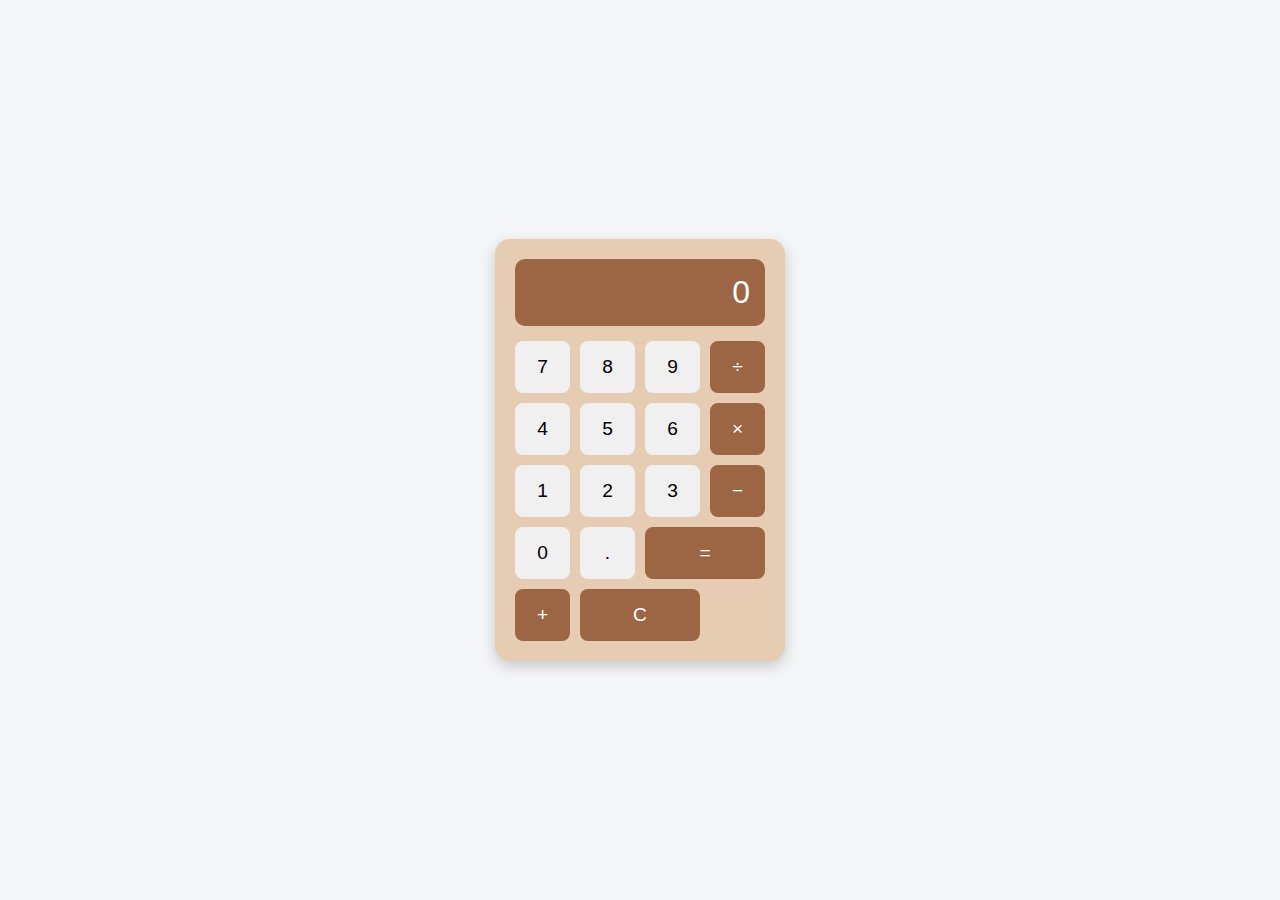
<file: calculator-app/index.html>
<!DOCTYPE html>
<html lang="en">
<head>
  <meta charset="UTF-8">
  <meta name="viewport" content="width=device-width, initial-scale=1.0">
  <title>Simple Calculator</title>
  <link rel="stylesheet" href="style.css">
</head>
<body>
  <div class="calculator">
    <div class="display" id="display">0</div>
    <div class="buttons">
      <button class="btn" data-num="7">7</button>
      <button class="btn" data-num="8">8</button>
      <button class="btn" data-num="9">9</button>
      <button class="btn operator" data-op="/">÷</button>

      <button class="btn" data-num="4">4</button>
      <button class="btn" data-num="5">5</button>
      <button class="btn" data-num="6">6</button>
      <button class="btn operator" data-op="*">×</button>

      <button class="btn" data-num="1">1</button>
      <button class="btn" data-num="2">2</button>
      <button class="btn" data-num="3">3</button>
      <button class="btn operator" data-op="-">−</button>

      <button class="btn" data-num="0">0</button>
      <button class="btn" data-num=".">.</button>
      <button class="btn equal">=</button>
      <button class="btn operator" data-op="+">+</button>

      <button class="btn clear">C</button>
    </div>
  </div>
  <script src="script.js"></script>
</body>
</html>
</file>
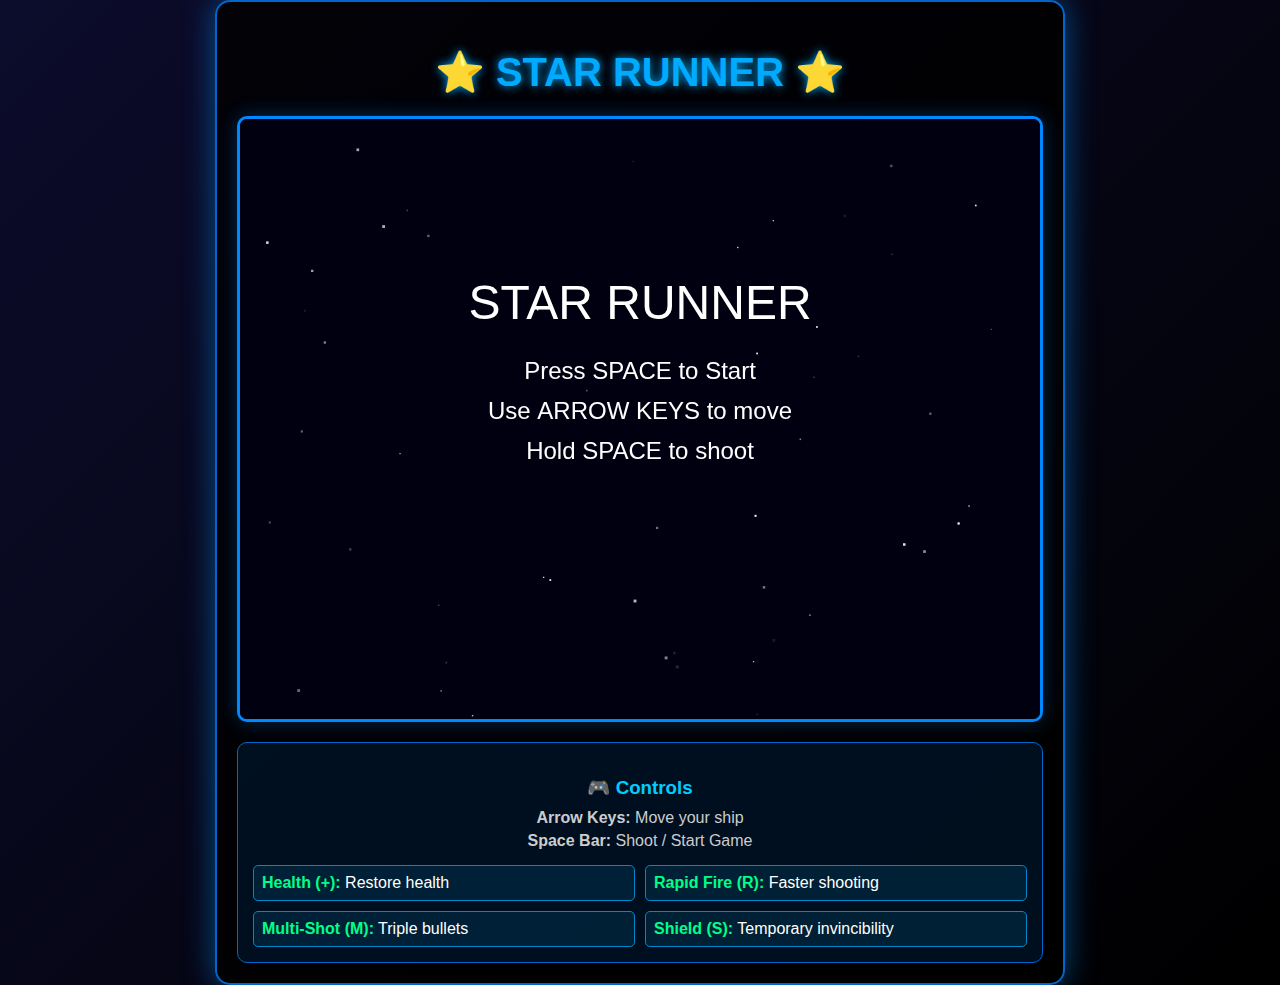
<file: Star Runner/index.html>
<!DOCTYPE html>
<html lang="en">
<head>
    <meta charset="UTF-8">
    <meta name="viewport" content="width=device-width, initial-scale=1.0">
    <title>Star Runner - Space Shooter Game</title>
    <style>
        body {
            margin: 0;
            padding: 0;
            background: linear-gradient(135deg, #0c0c2c, #000000);
            font-family: 'Arial', sans-serif;
            display: flex;
            justify-content: center;
            align-items: center;
            min-height: 100vh;
            color: white;
        }

        .game-container {
            text-align: center;
            padding: 20px;
            background: rgba(0, 0, 0, 0.8);
            border-radius: 15px;
            box-shadow: 0 0 30px rgba(0, 150, 255, 0.5);
            border: 2px solid #0066cc;
        }

        h1 {
            color: #00aaff;
            text-shadow: 0 0 10px #00aaff;
            margin-bottom: 20px;
            font-size: 2.5em;
        }

        canvas {
            border: 3px solid #0088ff;
            border-radius: 10px;
            background: #000011;
            box-shadow: 
                0 0 20px rgba(0, 136, 255, 0.3),
                inset 0 0 20px rgba(0, 0, 50, 0.5);
            display: block;
            margin: 0 auto;
        }

        .controls {
            margin-top: 20px;
            padding: 15px;
            background: rgba(0, 50, 100, 0.3);
            border-radius: 10px;
            border: 1px solid #0066cc;
        }

        .controls h3 {
            color: #00ccff;
            margin-bottom: 10px;
        }

        .controls p {
            margin: 5px 0;
            color: #cccccc;
        }

        .power-ups {
            margin-top: 15px;
            display: grid;
            grid-template-columns: repeat(2, 1fr);
            gap: 10px;
            text-align: left;
        }

        .power-up {
            padding: 8px;
            background: rgba(0, 100, 150, 0.2);
            border-radius: 5px;
            border: 1px solid #0088cc;
        }

        .power-up strong {
            color: #00ff88;
        }

        .loading {
            position: absolute;
            top: 50%;
            left: 50%;
            transform: translate(-50%, -50%);
            font-size: 24px;
            color: #00aaff;
        }

        @keyframes pulse {
            0% { opacity: 0.5; }
            50% { opacity: 1; }
            100% { opacity: 0.5; }
        }

        .loading {
            animation: pulse 1.5s infinite;
        }

        @media (max-width: 900px) {
            .game-container {
                padding: 10px;
                margin: 10px;
            }
            
            canvas {
                max-width: 100%;
                height: auto;
            }
        }
    </style>
</head>
<body>
    <div class="game-container">
        <h1>⭐ STAR RUNNER ⭐</h1>
        
        <canvas id="gameCanvas" width="800" height="600"></canvas>
        
        <div class="controls">
            <h3>🎮 Controls</h3>
            <p><strong>Arrow Keys:</strong> Move your ship</p>
            <p><strong>Space Bar:</strong> Shoot / Start Game</p>
            
            <div class="power-ups">
                <div class="power-up">
                    <strong>Health (+):</strong> Restore health
                </div>
                <div class="power-up">
                    <strong>Rapid Fire (R):</strong> Faster shooting
                </div>
                <div class="power-up">
                    <strong>Multi-Shot (M):</strong> Triple bullets
                </div>
                <div class="power-up">
                    <strong>Shield (S):</strong> Temporary invincibility
                </div>
            </div>
        </div>
    </div>

    <script src="script.js"></script>
</body>
</html>
</file>
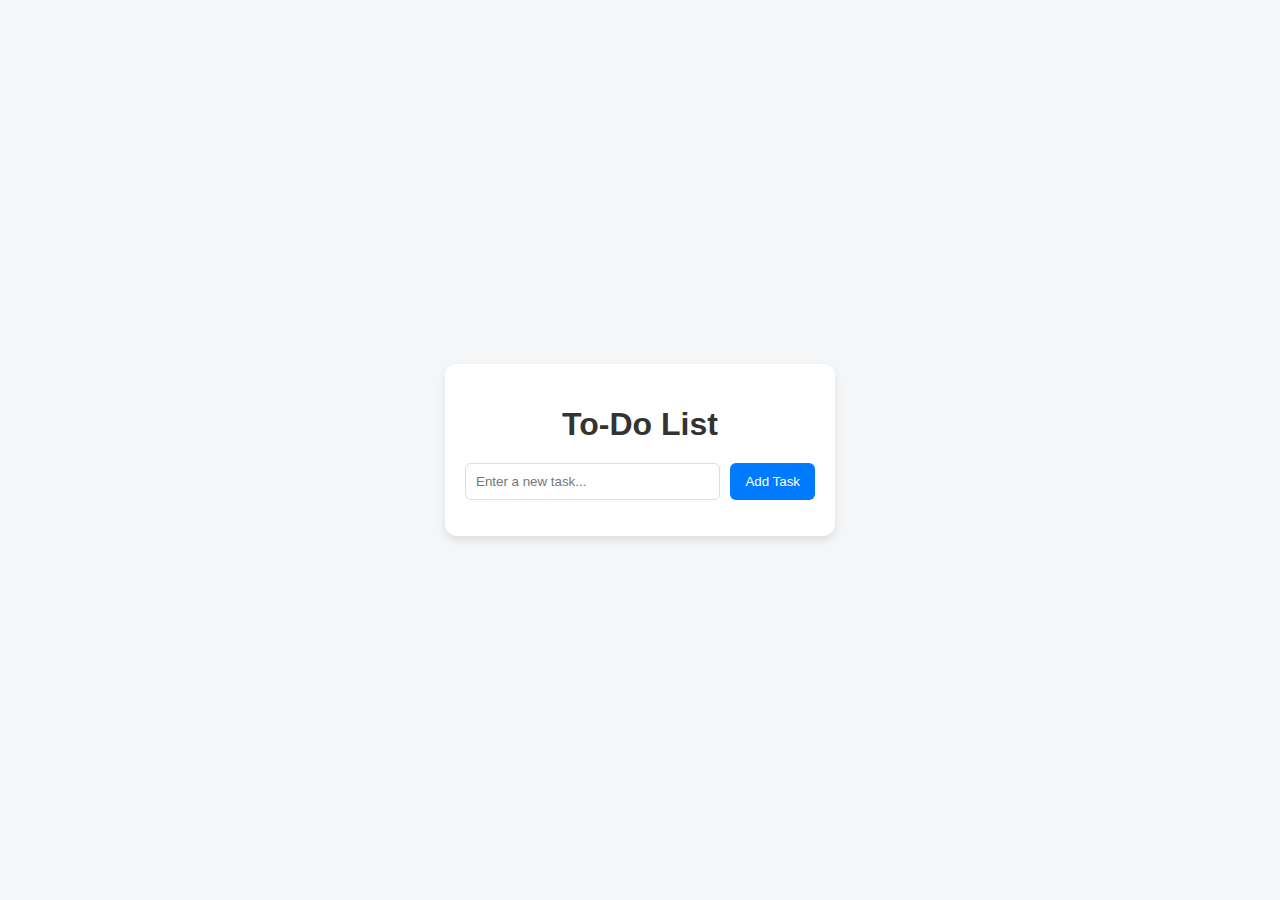
<file: To-Do List App/index.html>
<!DOCTYPE html>
<html lang="en">
<head>
  <meta charset="UTF-8" />
  <meta name="viewport" content="width=device-width, initial-scale=1.0" />
  <title>To-Do List App</title>
  <link rel="stylesheet" href="style.css" />
</head>
<body>
  <div class="todo-container">
    <h1>To-Do List</h1>
    <div class="input-section">
      <input type="text" id="taskInput" placeholder="Enter a new task..." />
      <button id="addTaskBtn">Add Task</button>
    </div>
    <ul id="taskList"></ul>
  </div>

  <script src="script.js"></script>
</body>
</html>
</file>
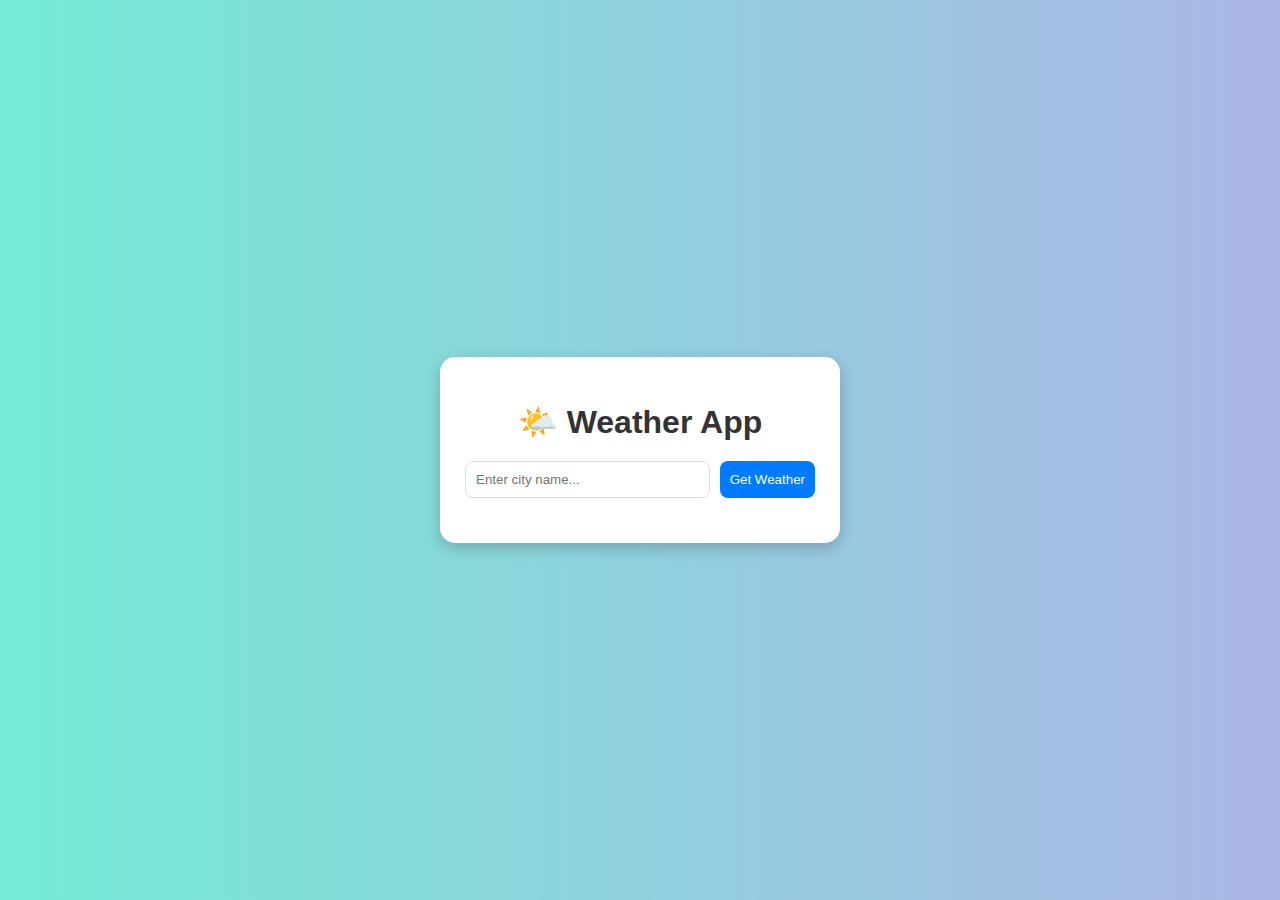
<file: weather-app/index.html>
<!DOCTYPE html>
<html lang="en">
<head>
  <meta charset="UTF-8">
  <meta name="viewport" content="width=device-width, initial-scale=1.0">
  <title>Weather App</title>
  <link rel="stylesheet" href="style.css">
</head>
<body>
  <div class="weather-container">
    <h1>🌤️ Weather App</h1>
    <div class="input-section">
      <input type="text" id="cityInput" placeholder="Enter city name..." />
      <button id="getWeatherBtn">Get Weather</button>
    </div>
    <div id="weatherResult" class="weather-result"></div>
  </div>

  <script src="script.js"></script>
</body>
</html>
</file>
<file: calculator-app/style.css>
body {
  display: flex;
  justify-content: center;
  align-items: center;
  height: 100vh;
  margin: 0;
  background: #f4f6f8;
  font-family: Arial, sans-serif;
}

.calculator {
  background: #E6CCB2;
  padding: 20px;
  border-radius: 15px;
  box-shadow: 0 5px 15px rgba(0,0,0,0.2);
  width: 250px;
}

.display {
  background: #9C6644;
  color: #fff;
  font-size: 2em;
  padding: 15px;
  text-align: right;
  border-radius: 10px;
  margin-bottom: 15px;
  overflow: hidden;
}

.buttons {
  display: grid;
  grid-template-columns: repeat(4, 1fr);
  gap: 10px;
}

.btn {
  padding: 15px;
  font-size: 1.2em;
  border: none;
  border-radius: 8px;
  cursor: pointer;
  background: #f0f0f0;
  transition: background 0.3s;
}

.btn:hover {
  background: #ddd;
}

.operator {
  background: #9C6644;
  color: white;
}

.operator:hover {
  background: #0056b3;
}

.equal {
  background: #9C6644;
  color: white;
  grid-column: span 2;
}

.equal:hover {
  background: #1e7e34;
}

.clear {
  background: #9C6644;
  color: white;
  grid-column: span 2;
}

.clear:hover {
  background: darkred;
}
</file>
<file: To-Do List App/style.css>
body {
  font-family: Arial, sans-serif;
  background: #f4f6f8;
  display: flex;
  justify-content: center;
  align-items: center;
  height: 100vh;
  margin: 0;
}

.todo-container {
  background: #fff;
  padding: 20px;
  border-radius: 12px;
  box-shadow: 0px 4px 8px rgba(0,0,0,0.1);
  width: 350px;
}

h1 {
  text-align: center;
  margin-bottom: 20px;
  color: #333;
}

.input-section {
  display: flex;
  gap: 10px;
  margin-bottom: 15px;
}

#taskInput {
  flex: 1;
  padding: 10px;
  border: 1px solid #ddd;
  border-radius: 6px;
}

#addTaskBtn {
  padding: 10px 15px;
  border: none;
  background: #007bff;
  color: white;
  border-radius: 6px;
  cursor: pointer;
  transition: background 0.3s;
}

#addTaskBtn:hover {
  background: #0056b3;
}

ul {
  list-style: none;
  padding: 0;
}

li {
  background: #f9f9f9;
  padding: 10px;
  margin-bottom: 8px;
  border-radius: 6px;
  display: flex;
  justify-content: space-between;
  align-items: center;
}

li.completed {
  text-decoration: line-through;
  color: gray;
  background: #e6e6e6;
}

button.remove-btn {
  background: crimson;
  color: white;
  border: none;
  padding: 5px 10px;
  border-radius: 6px;
  cursor: pointer;
}
button.remove-btn:hover {
  background: darkred;
}
</file>
<file: weather-app/style.css>
body {
  font-family: Arial, sans-serif;
  background: linear-gradient(to right, #74ebd5, #acb6e5);
  height: 100vh;
  display: flex;
  justify-content: center;
  align-items: center;
  margin: 0;
}

.weather-container {
  background: white;
  padding: 25px;
  border-radius: 15px;
  box-shadow: 0px 5px 15px rgba(0,0,0,0.2);
  width: 350px;
  text-align: center;
}

h1 {
  margin-bottom: 20px;
  color: #333;
}

.input-section {
  display: flex;
  gap: 10px;
  margin-bottom: 20px;
}

#cityInput {
  flex: 1;
  padding: 10px;
  border-radius: 8px;
  border: 1px solid #ddd;
}

#getWeatherBtn {
  padding: 10px;
  border: none;
  background: #007bff;
  color: white;
  border-radius: 8px;
  cursor: pointer;
}

#getWeatherBtn:hover {
  background: #0056b3;
}

.weather-result {
  margin-top: 15px;
  font-size: 1.1em;
  color: #444;
}

.error {
  color: crimson;
  font-weight: bold;
}
</file>
